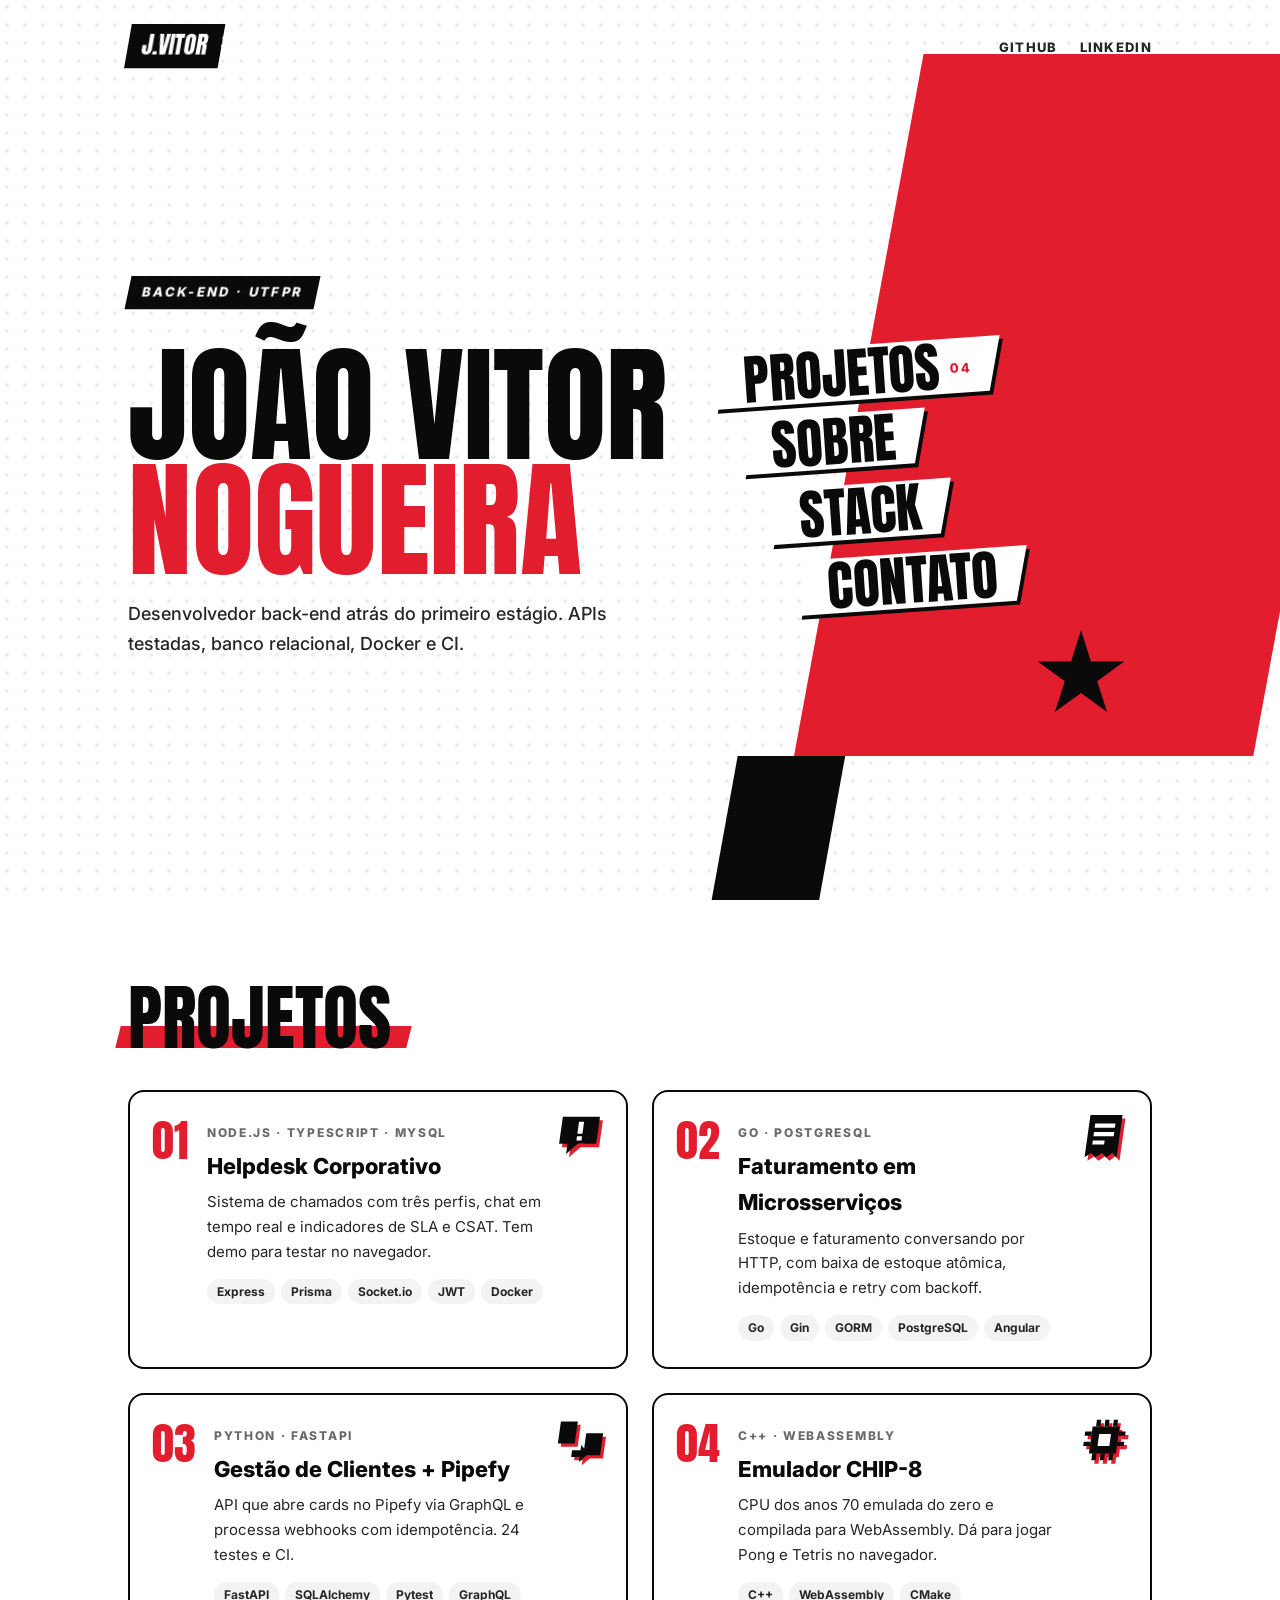
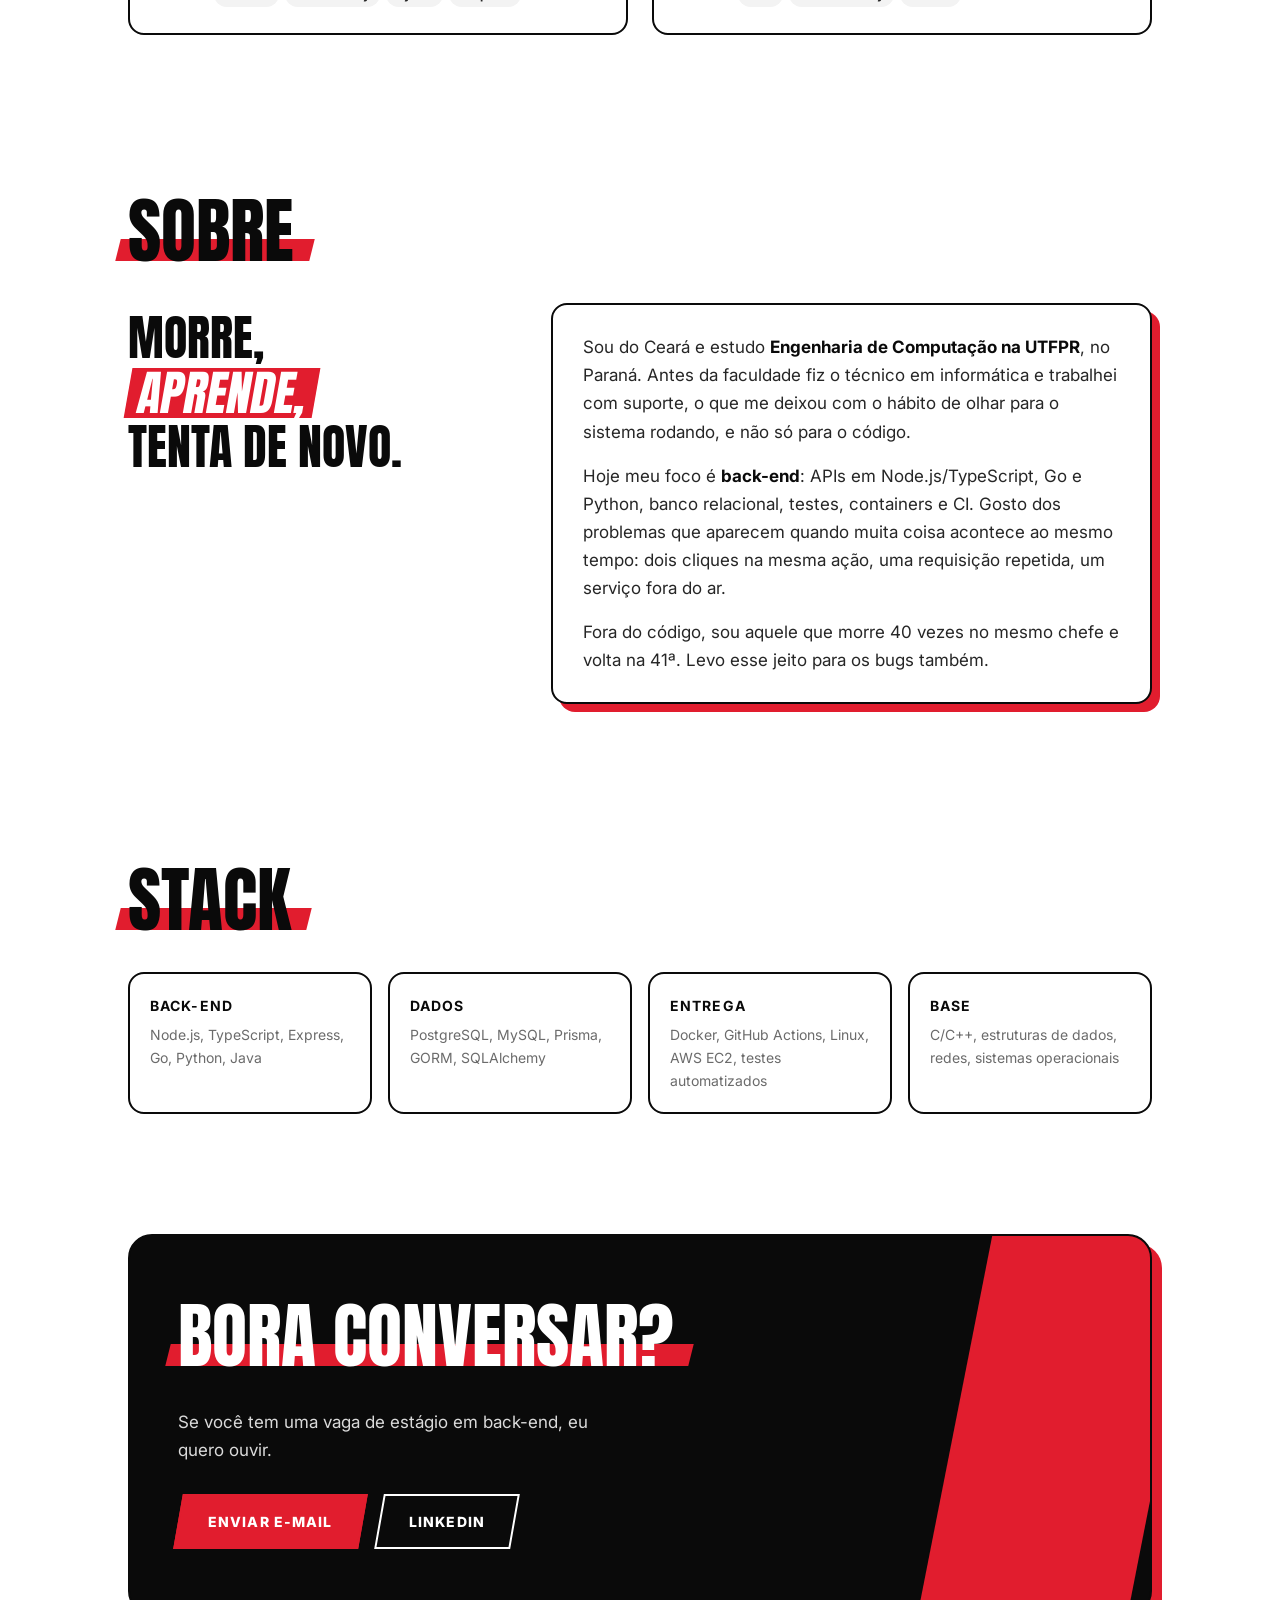
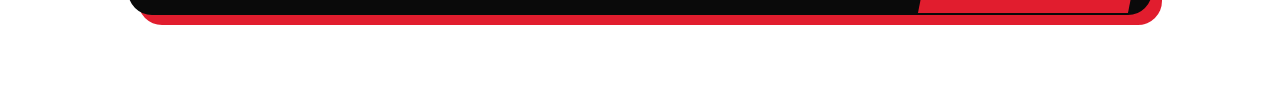
<file: index.html>
<!DOCTYPE html><html lang="pt-BR"><head><meta charset="utf-8"><meta name="viewport" content="width=device-width, initial-scale=1">
<title>João Vitor — Desenvolvedor Back-end</title>
<meta property="og:type" content="website">
<meta property="og:title" content="João Vitor — Desenvolvedor Back-end">
<meta property="og:description" content="Portfólio de João Vitor Angelim Nogueira, estudante de Engenharia de Computação (UTFPR) com foco em back-end.">
<meta property="og:url" content="https://vitorangn.github.io/">
<meta property="og:image" content="https://vitorangn.github.io/og.png">
<meta property="og:image:width" content="1200">
<meta property="og:image:height" content="630">
<meta name="twitter:card" content="summary_large_image">
<meta name="description" content="Portfólio de João Vitor Angelim Nogueira, estudante de Engenharia de Computação (UTFPR) com foco em back-end.">
<link rel="preconnect" href="https://fonts.googleapis.com"><link rel="preconnect" href="https://fonts.gstatic.com" crossorigin>
<link href="https://fonts.googleapis.com/css2?family=Anton&family=Inter:wght@400;500;600;700;800&display=swap" rel="stylesheet">
<style>
:root{color-scheme:light dark;--bg:#ffffff;--ink:#0a0a0a;--txt:#262626;--muted:#6b6b6b;--red:#e11d2e;--card:#ffffff;--soft:#f3f3f3;--inv:#ffffff;--dots:rgba(10,10,10,.07)}
@media (prefers-color-scheme:dark){:root{--bg:#0b0b0c;--ink:#fafafa;--txt:#e5e5e5;--muted:#a3a3a3;--red:#ff2d40;--card:#131314;--soft:#1b1b1d;--inv:#0b0b0c;--dots:rgba(255,255,255,.06)}}
*{box-sizing:border-box} html{scroll-behavior:smooth}
body{margin:0;background:var(--bg);color:var(--txt);font:16px/1.65 Inter,system-ui,sans-serif;overflow-x:hidden}
a{color:inherit;text-decoration:none}
.wrap{max-width:1080px;margin:0 auto;padding:0 28px;position:relative}

/* ---------- fundo que acompanha a rolagem ---------- */
.fundo{position:fixed;inset:0;z-index:-1;pointer-events:none;overflow:hidden}
.pontos{position:absolute;inset:-200px;background-image:radial-gradient(var(--dots) 1.6px,transparent 1.7px);background-size:18px 18px;will-change:transform}
.caco{position:absolute;will-change:transform}
.caco.c1{right:-8vw;top:6vh;width:46vw;height:78vh;background:var(--red);clip-path:polygon(22% 0,100% 0,78% 100%,0 100%)}
.caco.c2{right:34vw;top:84vh;width:14vw;height:44vh;background:var(--ink);clip-path:polygon(40% 0,100% 0,60% 100%,0 100%)}
.caco.c3{left:-6vw;top:120vh;width:30vw;height:60vh;background:var(--red);clip-path:polygon(0 10%,100% 0,85% 100%,0 90%);opacity:.9}
.caco.c4{right:-4vw;top:190vh;width:22vw;height:70vh;background:var(--ink);clip-path:polygon(30% 0,100% 0,70% 100%,0 100%);opacity:.9}
.caco.c5{left:8vw;top:260vh;width:10vw;height:40vh;background:var(--red);clip-path:polygon(50% 0,100% 0,50% 100%,0 100%)}
.estrela{position:absolute;width:90px;height:90px;background:var(--ink);clip-path:polygon(50% 0,61% 35%,98% 35%,68% 57%,79% 91%,50% 70%,21% 91%,32% 57%,2% 35%,39% 35%);will-change:transform}
.estrela.e1{right:12vw;top:70vh} .estrela.e2{left:4vw;top:180vh;width:60px;height:60px;background:var(--red)}

/* barra de progresso */
.progresso{position:fixed;top:0;left:0;height:6px;width:100%;background:var(--red);transform-origin:left;transform:scaleX(0);z-index:50}

/* ---------- topo ---------- */
nav{display:flex;justify-content:space-between;align-items:center;padding:24px 0}
.logo{font-family:Anton,sans-serif;font-size:24px;background:var(--ink);color:var(--inv);padding:2px 14px;transform:skew(-10deg);display:inline-block}
nav .links a{margin-left:22px;font-weight:800;font-size:13px;text-transform:uppercase;letter-spacing:.1em}
nav .links a:hover{color:var(--red)}

.hero{min-height:calc(100vh - 90px);display:grid;grid-template-columns:1.15fr .85fr;align-items:center;gap:20px;padding-bottom:40px}
.kicker{display:inline-block;background:var(--ink);color:var(--inv);font-weight:800;font-size:13px;letter-spacing:.18em;text-transform:uppercase;padding:6px 14px;transform:skew(-12deg)}
h1{font-family:Anton,sans-serif;font-weight:400;font-size:clamp(60px,10vw,132px);line-height:.9;text-transform:uppercase;color:var(--ink);margin:22px 0 22px;padding-top:.12em}
h1 .l{display:block;opacity:0;transform:translateX(-40px) skew(-8deg);animation:entra .7s cubic-bezier(.2,.8,.2,1) forwards}
h1 .l:nth-child(2){animation-delay:.12s;color:var(--red)}
@keyframes entra{to{opacity:1;transform:none}}
.lead{max-width:500px;font-size:18px;font-weight:500;opacity:0;animation:entra .7s .3s forwards}

/* menu estilo jogo */
.menu{list-style:none;margin:0;padding:0;display:flex;flex-direction:column;gap:6px}
.menu li{opacity:0;animation:entra .5s forwards}
.menu li:nth-child(1){animation-delay:.35s;margin-left:0} .menu li:nth-child(2){animation-delay:.45s;margin-left:28px}
.menu li:nth-child(3){animation-delay:.55s;margin-left:56px} .menu li:nth-child(4){animation-delay:.65s;margin-left:84px}
.menu a{position:relative;display:inline-block;font-family:Anton,sans-serif;font-size:clamp(34px,4.4vw,54px);line-height:1.1;text-transform:uppercase;color:var(--ink);padding:2px 18px;transform:rotate(-4deg);transition:transform .18s,color .18s;isolation:isolate}
.menu a>span.papel{position:absolute;inset:4px -6px;background:var(--bg);transform:skew(-14deg);z-index:-3;box-shadow:4px 4px 0 var(--ink)}
.menu a::before{content:"";position:absolute;inset:4px -6px;background:var(--ink);transform:skew(-14deg) scaleX(0);transform-origin:left;transition:transform .2s cubic-bezier(.2,.8,.2,1);z-index:-1}
.menu a::after{content:"";position:absolute;inset:10px -14px 0 4px;background:var(--red);transform:skew(-14deg) scaleX(0);transform-origin:left;transition:transform .2s .04s cubic-bezier(.2,.8,.2,1);z-index:-2}
.menu a:hover,.menu a:focus-visible{color:var(--inv);transform:rotate(-4deg) translateX(14px) scale(1.06);outline:none}
.menu a:hover::before,.menu a:focus-visible::before,.menu a:hover::after,.menu a:focus-visible::after{transform:skew(-14deg) scaleX(1)}
.menu small{font-family:Inter,sans-serif;font-size:13px;font-weight:800;letter-spacing:.12em;vertical-align:middle;margin-left:10px;color:var(--red)}
.menu a:hover small{color:var(--inv)}

/* ---------- seções ---------- */
section{padding:80px 0}
h2{font-family:Anton,sans-serif;font-weight:400;font-size:clamp(46px,6vw,72px);line-height:1;text-transform:uppercase;color:var(--ink);margin:0 0 36px;display:inline-block;position:relative}
h2::after{content:"";position:absolute;left:-10px;right:-18px;bottom:6px;height:22px;background:var(--red);z-index:-1;transform:skew(-14deg) scaleX(0);transform-origin:left;transition:transform .6s cubic-bezier(.2,.8,.2,1)}
h2.visivel::after{transform:skew(-14deg) scaleX(1)}

.revelar{opacity:0;transform:translateY(40px) skewY(2deg);transition:opacity .6s,transform .6s cubic-bezier(.2,.8,.2,1);transition-delay:calc(var(--i,0) * 90ms)}
.revelar.visivel{opacity:1;transform:none}

.projs{display:grid;grid-template-columns:repeat(2,1fr);gap:24px}
.proj{position:relative;display:flex;gap:18px;background:var(--card);border:2px solid var(--ink);border-radius:16px;padding:26px 26px 26px 22px;overflow:hidden}
.proj::before{content:"";position:absolute;inset:0;background:var(--ink);clip-path:polygon(0 0,0 0,0 100%,0 100%);transition:clip-path .35s cubic-bezier(.2,.8,.2,1);z-index:0}
.proj>*{position:relative;z-index:1}
.proj:hover{transform:translate(-4px,-4px);box-shadow:8px 8px 0 var(--red)}
.proj.visivel{transition:opacity .6s,transform .18s,box-shadow .18s}
.proj:hover::before{clip-path:polygon(0 0,100% 0,100% 100%,0 100%)}
.proj:hover h3,.proj:hover p{color:var(--inv)} .proj:hover .meta{color:var(--red)}
.proj:hover .tags span{background:var(--red);color:#fff}
.num{font-family:Anton,sans-serif;font-size:44px;line-height:1;color:var(--red)}
.meta{font-size:12px;font-weight:800;letter-spacing:.14em;text-transform:uppercase;color:var(--muted)}
.proj h3{margin:4px 0 6px;font-size:22px;color:var(--ink);font-weight:800;transition:color .2s}
.proj p{margin:0 0 14px;font-size:15px;transition:color .2s}
.tags{display:flex;flex-wrap:wrap;gap:6px} .tags span{font-size:12px;font-weight:700;background:var(--soft);padding:3px 10px;border-radius:999px;transition:background .2s,color .2s}
.icone{position:absolute!important;top:18px;right:20px;width:54px;height:54px;color:var(--ink);--icone-fundo:var(--card);transition:transform .2s,color .2s}
.proj:hover .icone{color:var(--inv);--icone-fundo:var(--ink);transform:rotate(-8deg) scale(1.08)}
.proj .corpo{padding-right:56px}
.ir{position:absolute!important;right:22px;bottom:16px;font-size:26px;font-weight:800;color:var(--red);transform:translateX(-10px);opacity:0;transition:.2s}
.proj:hover .ir{transform:none;opacity:1}

.sobre{display:grid;grid-template-columns:1fr 1.6fr;gap:48px;align-items:start}
.texto{background:var(--card);border:2px solid var(--ink);border-radius:16px;padding:28px 30px;box-shadow:8px 8px 0 var(--red)}
.sobre p{margin:0 0 16px;font-size:17px} .sobre p:last-child{margin:0} strong{color:var(--ink)}
.citacao{padding:10px 0;font-family:Anton,sans-serif;font-size:clamp(34px,4vw,48px);line-height:1.05;text-transform:uppercase;color:var(--ink);position:sticky;top:60px}
.citacao span{display:inline-block;background:var(--red);color:#fff;padding:0 10px;transform:skew(-10deg);margin:4px 0}

.stack{display:grid;grid-template-columns:repeat(4,1fr);gap:16px}
.st{background:var(--card);border:2px solid var(--ink);border-radius:16px;padding:20px}
.st h4{margin:0 0 6px;color:var(--ink);text-transform:uppercase;font-size:14px;letter-spacing:.08em} .st p{margin:0;font-size:14px;color:var(--muted)}

.contato{background:#0a0a0a;color:#fff;border:2px solid var(--ink);box-shadow:10px 10px 0 var(--red);border-radius:24px;padding:64px 48px;margin:40px 0 96px;position:relative;overflow:hidden}
.contato>*{position:relative;z-index:1}
.contato h2{color:#fff} .contato p{max-width:460px;opacity:.85;margin:0 0 30px;font-size:17px}
.contato::after{content:"";position:absolute;right:-60px;top:-40px;width:300px;height:calc(100% + 80px);background:var(--red);clip-path:polygon(30% 0,100% 0,70% 100%,0 100%)}
.acoes{display:flex;gap:16px;flex-wrap:wrap;position:relative;z-index:1}
.btn{display:inline-block;padding:14px 28px;font-weight:800;text-transform:uppercase;letter-spacing:.08em;font-size:14px;transform:skew(-10deg);border:2px solid #fff;color:#fff;transition:transform .15s,box-shadow .15s}
.btn>span{display:inline-block;transform:skew(10deg)}
.btn.p{background:var(--red);border-color:var(--red);color:#fff}
.btn:hover{transform:skew(-10deg) translate(-3px,-3px);box-shadow:6px 6px 0 #fff}

@media(max-width:860px){
  .hero{grid-template-columns:1fr;min-height:auto;padding:30px 0 40px}
  .menu{margin-top:20px} .projs,.sobre{grid-template-columns:1fr} .stack{grid-template-columns:1fr 1fr}
  .citacao{position:static} nav .links{display:none}
  .caco{width:16vw!important;opacity:1}
  .caco.c1{right:-6vw;left:auto;top:4vh;height:60vh} .caco.c2{right:-4vw;left:auto;top:90vh}
  .caco.c3{left:-8vw;right:auto} .caco.c4{right:-6vw;left:auto} .caco.c5{left:-6vw}
  .estrela{display:none} .lead{background:var(--bg)}
  .contato{padding:44px 26px} .contato::after{width:120px;height:260px;right:-50px}
  .menu a{font-size:34px}
}
@media (prefers-reduced-motion:reduce){*,*::before,*::after{animation:none!important;transition:none!important} h1 .l,.lead,.menu li,.revelar{opacity:1;transform:none}}
</style></head><body>

<div class="fundo" aria-hidden="true">
  <div class="pontos" data-vel="-0.15"></div>
  <div class="caco c1" data-vel="-0.35"></div>
  <div class="caco c2" data-vel="-0.6"></div>
  <div class="caco c3" data-vel="-0.45"></div>
  <div class="caco c4" data-vel="-0.7"></div>
  <div class="caco c5" data-vel="-0.9"></div>
  <div class="estrela e1" data-vel="-0.5" data-giro="0.08"></div>
  <div class="estrela e2" data-vel="-0.8" data-giro="-0.12"></div>
</div>
<div class="progresso" id="progresso"></div>

<div class="wrap">
<nav><span class="logo">J.VITOR</span><div class="links"><a href="https://github.com/VitorAngN">GitHub</a><a href="https://www.linkedin.com/in/vitorangn/">LinkedIn</a></div></nav>

<header class="hero">
  <div>
    <span class="kicker">Back-end · UTFPR</span>
    <h1><span class="l">João Vitor</span><span class="l">Nogueira</span></h1>
    <p class="lead">Desenvolvedor back-end atrás do primeiro estágio. APIs testadas, banco relacional, Docker e CI.</p>
  </div>
  <ul class="menu">
    <li><a href="#projetos"><span class="papel"></span>Projetos<small>04</small></a></li>
    <li><a href="#sobre"><span class="papel"></span>Sobre</a></li>
    <li><a href="#stack"><span class="papel"></span>Stack</a></li>
    <li><a href="#contato"><span class="papel"></span>Contato</a></li>
  </ul>
</header>

<section id="projetos"><h2 class="titulo">Projetos</h2><div class="projs">
      <a class="proj revelar" href="https://vitorangn.github.io/helpdesk-system/" style="--i:0">
        <span class="num">01</span>
        <div class="corpo"><span class="meta">Node.js · TypeScript · MySQL</span><h3>Helpdesk Corporativo</h3><p>Sistema de chamados com três perfis, chat em tempo real e indicadores de SLA e CSAT. Tem demo para testar no navegador.</p>
        <div class="tags"><span>Express</span><span>Prisma</span><span>Socket.io</span><span>JWT</span><span>Docker</span></div></div>
        <span class="ir">→</span><svg class="icone" viewBox="0 0 64 64" aria-hidden="true"><g transform="skewX(-8) translate(6 0)"><g transform="translate(4 4)" fill="var(--red)"><path d="M8 8h44v32H30l-12 12v-12H8z"/><rect x="28" y="14" width="6" height="14" fill="var(--icone-fundo)"/><rect x="28" y="31" width="6" height="5" fill="var(--icone-fundo)"/></g><g fill="currentColor"><path d="M8 8h44v32H30l-12 12v-12H8z"/><rect x="28" y="14" width="6" height="14" fill="var(--icone-fundo)"/><rect x="28" y="31" width="6" height="5" fill="var(--icone-fundo)"/></g></g></svg>
      </a>
      <a class="proj revelar" href="https://vitorangn.github.io/invoice-microservices-go/" style="--i:1">
        <span class="num">02</span>
        <div class="corpo"><span class="meta">Go · PostgreSQL</span><h3>Faturamento em Microsserviços</h3><p>Estoque e faturamento conversando por HTTP, com baixa de estoque atômica, idempotência e retry com backoff.</p>
        <div class="tags"><span>Go</span><span>Gin</span><span>GORM</span><span>PostgreSQL</span><span>Angular</span></div></div>
        <span class="ir">→</span><svg class="icone" viewBox="0 0 64 64" aria-hidden="true"><g transform="skewX(-8) translate(6 0)"><g transform="translate(4 4)" fill="var(--red)"><path d="M12 6h38v50l-6-5-6 5-6-5-7 5-6-5-7 5z"/><rect x="19" y="16" width="24" height="5" fill="var(--icone-fundo)"/><rect x="19" y="26" width="24" height="5" fill="var(--icone-fundo)"/><rect x="19" y="36" width="14" height="5" fill="var(--icone-fundo)"/></g><g fill="currentColor"><path d="M12 6h38v50l-6-5-6 5-6-5-7 5-6-5-7 5z"/><rect x="19" y="16" width="24" height="5" fill="var(--icone-fundo)"/><rect x="19" y="26" width="24" height="5" fill="var(--icone-fundo)"/><rect x="19" y="36" width="14" height="5" fill="var(--icone-fundo)"/></g></g></svg>
      </a>
      <a class="proj revelar" href="https://vitorangn.github.io/mundo-invest-backend-pipefy/" style="--i:2">
        <span class="num">03</span>
        <div class="corpo"><span class="meta">Python · FastAPI</span><h3>Gestão de Clientes + Pipefy</h3><p>API que abre cards no Pipefy via GraphQL e processa webhooks com idempotência. 24 testes e CI.</p>
        <div class="tags"><span>FastAPI</span><span>SQLAlchemy</span><span>Pytest</span><span>GraphQL</span></div></div>
        <span class="ir">→</span><svg class="icone" viewBox="0 0 64 64" aria-hidden="true"><g transform="skewX(-8) translate(6 0)"><g transform="translate(4 4)" fill="var(--red)"><rect x="6" y="10" width="20" height="26"/><rect x="38" y="24" width="20" height="26"/><path d="M24 44h10v-6l10 10-10 10v-6H24z"/></g><g fill="currentColor"><rect x="6" y="10" width="20" height="26"/><rect x="38" y="24" width="20" height="26"/><path d="M24 44h10v-6l10 10-10 10v-6H24z"/></g></g></svg>
      </a>
      <a class="proj revelar" href="https://vitorangn.github.io/oldCPUEmulator/" style="--i:3">
        <span class="num">04</span>
        <div class="corpo"><span class="meta">C++ · WebAssembly</span><h3>Emulador CHIP-8</h3><p>CPU dos anos 70 emulada do zero e compilada para WebAssembly. Dá para jogar Pong e Tetris no navegador.</p>
        <div class="tags"><span>C++</span><span>WebAssembly</span><span>CMake</span></div></div>
        <span class="ir">→</span><svg class="icone" viewBox="0 0 64 64" aria-hidden="true"><g transform="skewX(-8) translate(6 0)"><g transform="translate(4 4)" fill="var(--red)"><rect x="16" y="16" width="32" height="32"/><g><rect x="20" y="8" width="5" height="8"/><rect x="30" y="8" width="5" height="8"/><rect x="40" y="8" width="5" height="8"/><rect x="20" y="48" width="5" height="8"/><rect x="30" y="48" width="5" height="8"/><rect x="40" y="48" width="5" height="8"/><rect x="8" y="22" width="8" height="5"/><rect x="8" y="34" width="8" height="5"/><rect x="48" y="22" width="8" height="5"/><rect x="48" y="34" width="8" height="5"/></g><rect x="25" y="25" width="14" height="14" fill="var(--icone-fundo)"/></g><g fill="currentColor"><rect x="16" y="16" width="32" height="32"/><g><rect x="20" y="8" width="5" height="8"/><rect x="30" y="8" width="5" height="8"/><rect x="40" y="8" width="5" height="8"/><rect x="20" y="48" width="5" height="8"/><rect x="30" y="48" width="5" height="8"/><rect x="40" y="48" width="5" height="8"/><rect x="8" y="22" width="8" height="5"/><rect x="8" y="34" width="8" height="5"/><rect x="48" y="22" width="8" height="5"/><rect x="48" y="34" width="8" height="5"/></g><rect x="25" y="25" width="14" height="14" fill="var(--icone-fundo)"/></g></g></svg>
      </a></div></section>
<section id="sobre"><h2 class="titulo">Sobre</h2><div class="sobre"><div class="citacao revelar">Morre,<br><span>aprende,</span><br>tenta de novo.</div><div class="texto revelar" style="--i:1"><p>Sou do Ceará e estudo <strong>Engenharia de Computação na UTFPR</strong>, no Paraná. Antes da faculdade fiz o técnico em informática e trabalhei com suporte, o que me deixou com o hábito de olhar para o sistema rodando, e não só para o código.</p><p>Hoje meu foco é <strong>back-end</strong>: APIs em Node.js/TypeScript, Go e Python, banco relacional, testes, containers e CI. Gosto dos problemas que aparecem quando muita coisa acontece ao mesmo tempo: dois cliques na mesma ação, uma requisição repetida, um serviço fora do ar.</p><p>Fora do código, sou aquele que morre 40 vezes no mesmo chefe e volta na 41ª. Levo esse jeito para os bugs também.</p></div></div></section>
<section id="stack"><h2 class="titulo">Stack</h2><div class="stack"><div class="st revelar" style="--i:0"><h4>Back-end</h4><p>Node.js, TypeScript, Express, Go, Python, Java</p></div><div class="st revelar" style="--i:1"><h4>Dados</h4><p>PostgreSQL, MySQL, Prisma, GORM, SQLAlchemy</p></div><div class="st revelar" style="--i:2"><h4>Entrega</h4><p>Docker, GitHub Actions, Linux, AWS EC2, testes automatizados</p></div><div class="st revelar" style="--i:3"><h4>Base</h4><p>C/C++, estruturas de dados, redes, sistemas operacionais</p></div></div></section>
<div class="contato revelar" id="contato"><h2 class="titulo visivel">Bora conversar?</h2><p>Se você tem uma vaga de estágio em back-end, eu quero ouvir.</p>
<div class="acoes"><a class="btn p" href="mailto:victornogueira1130@gmail.com"><span>Enviar e-mail</span></a><a class="btn" href="https://www.linkedin.com/in/vitorangn/"><span>LinkedIn</span></a></div></div>
</div>

<script>
  // Fundo em camadas: cada peça desce numa velocidade diferente (parallax) e a barra mostra o progresso.
  const pecas = [...document.querySelectorAll('[data-vel]')];
  const barra = document.getElementById('progresso');
  const reduzir = matchMedia('(prefers-reduced-motion: reduce)').matches;
  let pendente = false;
  function atualizar() {
    const y = scrollY;
    const max = document.documentElement.scrollHeight - innerHeight;
    barra.style.transform = `scaleX(${max > 0 ? y / max : 0})`;
    if (!reduzir) pecas.forEach((p) => {
      const giro = p.dataset.giro ? ` rotate(${y * p.dataset.giro}deg)` : '';
      p.style.transform = `translate3d(0, ${y * p.dataset.vel}px, 0)${giro}`;
    });
    pendente = false;
  }
  addEventListener('scroll', () => { if (!pendente) { pendente = true; requestAnimationFrame(atualizar); } }, { passive: true });
  atualizar();

  // Elementos entram quando aparecem na tela.
  const obs = new IntersectionObserver((itens) => itens.forEach((e) => {
    if (e.isIntersecting) { e.target.classList.add('visivel'); obs.unobserve(e.target); }
  }), { threshold: 0.15 });
  document.querySelectorAll('.revelar, .titulo').forEach((el) => obs.observe(el));
</script>
</body></html>
</file>
